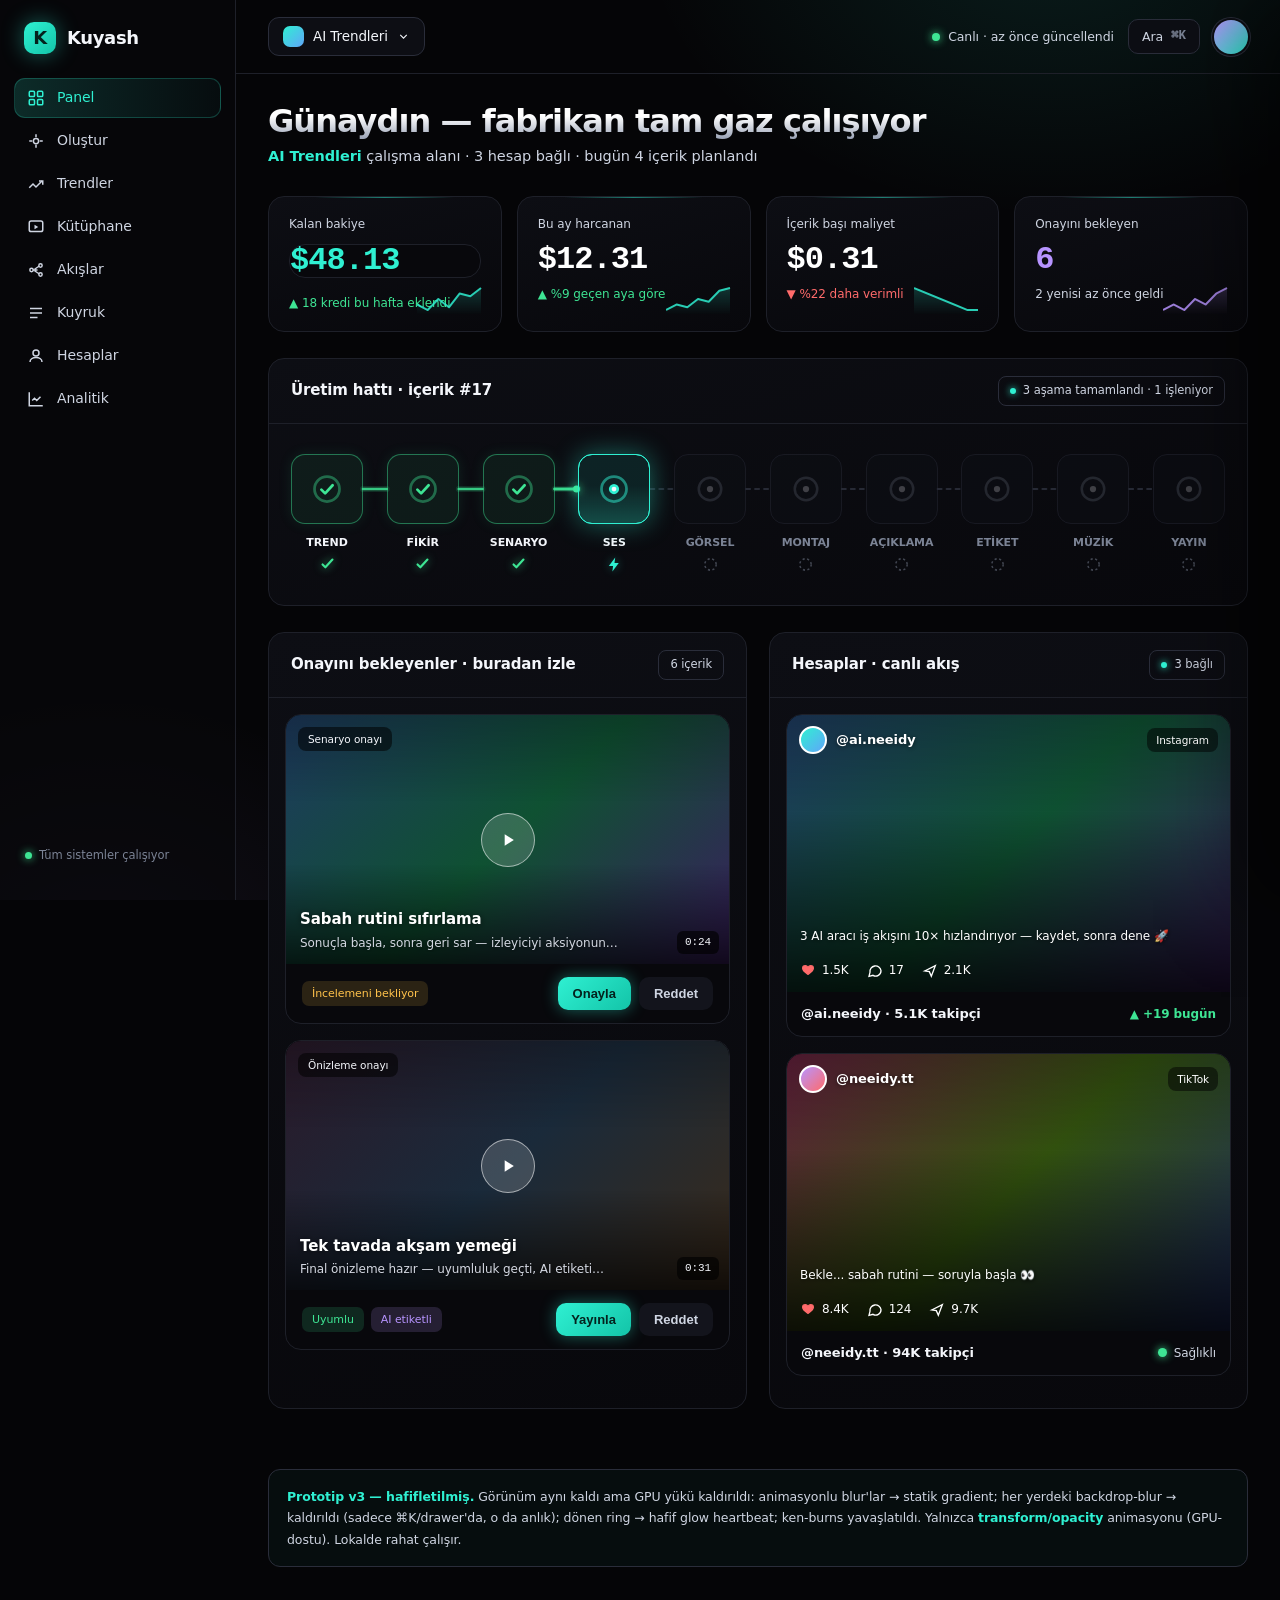
<file: .claude/docs/design/prototype-v3.html>
<!DOCTYPE html>
<html lang="tr">
<head>
<meta charset="UTF-8">
<meta name="viewport" content="width=device-width, initial-scale=1.0">
<title>Kuyash — Prototip v3 (hafif)</title>
<style>
:root{
  --bg:#050507; --bg2:#08080c; --s1:#0d0e14; --s2:#13141c; --s3:#1c1e28;
  --line:#1e2029; --line2:#2a2d3a;
  --txt:#f4f6fb; --txt-soft:#cfd5e2; --meta:#7b8395;
  --acc:#2ff0d2; --acc2:#13c4a8; --glow:rgba(47,240,210,.4);
  --violet:#b794ff; --ok:#3ee594; --warn:#ffc24b; --danger:#ff6b6b; --ai:#b794ff;
  --r:16px; --r2:11px;
  --e:cubic-bezier(.22,1,.36,1); --spring:cubic-bezier(.34,1.56,.64,1);
}
*{margin:0;padding:0;box-sizing:border-box}
@media (prefers-reduced-motion:reduce){*{animation:none!important;transition:none!important}}
html{scroll-behavior:smooth}
/* STATIC ambient gradient — painted once, zero animation, zero GPU cost */
body{
  background:
    radial-gradient(680px 480px at 82% -8%,rgba(47,240,210,.10),transparent 60%),
    radial-gradient(560px 460px at 8% 108%,rgba(183,148,255,.08),transparent 60%),
    var(--bg);
  background-attachment:fixed;
  color:var(--txt);font:14.5px/1.55 'Inter',-apple-system,'Segoe UI',system-ui,sans-serif;
  -webkit-font-smoothing:antialiased;overflow-x:hidden;letter-spacing:-.005em;
}
.mono{font-family:ui-monospace,'SF Mono','JetBrains Mono',monospace;font-variant-numeric:tabular-nums}
.app{display:flex;min-height:100vh}
/* SIDEBAR — solid, no backdrop-filter */
.side{width:236px;flex-shrink:0;padding:22px 14px;border-right:1px solid var(--line);position:sticky;top:0;height:100vh;display:flex;flex-direction:column;background:rgba(8,8,12,.65)}
.brand{display:flex;align-items:center;gap:11px;padding:0 10px 24px;font-weight:700;font-size:18px;letter-spacing:-.02em}
.brand .logo{width:32px;height:32px;border-radius:10px;background:linear-gradient(135deg,var(--acc),var(--acc2));display:grid;place-items:center;color:#04221d;font-weight:800;box-shadow:0 0 22px var(--glow)}
.nav{position:relative;display:flex;flex-direction:column;gap:3px}
.nav .pill{position:absolute;left:0;width:100%;height:40px;border-radius:11px;background:linear-gradient(90deg,rgba(47,240,210,.16),rgba(47,240,210,.03));border:1px solid rgba(47,240,210,.22);transition:transform .3s var(--spring);z-index:0}
.nav a{position:relative;z-index:1;display:flex;align-items:center;gap:12px;padding:0 13px;height:40px;border-radius:11px;color:var(--txt-soft);text-decoration:none;font-size:14px;font-weight:500;transition:color .18s,transform .18s var(--e);cursor:pointer}
.nav a:hover{color:#fff;transform:translateX(3px)}
.nav a.on{color:var(--acc)}
.nav a svg{width:18px;height:18px;flex-shrink:0}
.side-foot{margin-top:auto;padding:13px 11px;color:var(--meta);font-size:11.5px}
.side-foot .dot{display:inline-block;width:7px;height:7px;border-radius:50%;background:var(--ok);margin-right:7px;box-shadow:0 0 8px var(--ok)}
.main{flex:1;min-width:0;display:flex;flex-direction:column}
.top{display:flex;align-items:center;gap:14px;padding:17px 32px;border-bottom:1px solid var(--line)}
.ws{display:flex;align-items:center;gap:9px;padding:8px 14px;border:1px solid var(--line2);border-radius:11px;font-size:13.5px;font-weight:500;background:var(--s1);cursor:pointer;transition:border-color .18s}
.ws:hover{border-color:var(--acc2)}
.ws .av{width:21px;height:21px;border-radius:7px;background:linear-gradient(135deg,#2ff0d2,#60a5fa)}
.top .sp{flex:1}
.kbd{padding:7px 13px;border:1px solid var(--line2);border-radius:10px;font-size:12.5px;color:var(--txt-soft);background:var(--s1);cursor:pointer;display:flex;gap:8px;align-items:center;transition:.16s}
.kbd:hover{border-color:var(--acc2);color:#fff}
.kbd b{font-family:monospace;color:var(--meta)}
.live{display:flex;align-items:center;gap:8px;font-size:12.5px;color:var(--txt-soft)}
/* single cheap heartbeat via opacity (compositor) */
.live .ld{width:8px;height:8px;border-radius:50%;background:var(--ok);box-shadow:0 0 8px var(--ok);animation:hb 2.4s ease-in-out infinite}
@keyframes hb{0%,100%{opacity:1}50%{opacity:.45}}
.uav{width:34px;height:34px;border-radius:50%;background:linear-gradient(135deg,#b794ff,#2ff0d2);cursor:pointer;box-shadow:0 0 0 2px var(--s1),0 0 0 3px var(--line2)}
.wrap{padding:30px 32px 70px;max-width:1300px}
.h1{font-size:32px;font-weight:700;letter-spacing:-.03em;line-height:1.1;margin-bottom:6px;background:linear-gradient(180deg,#fff 35%,#9aa3b6);-webkit-background-clip:text;background-clip:text;-webkit-text-fill-color:transparent}
.sub{color:var(--txt-soft);font-size:14.5px;margin-bottom:28px}
.sub b{color:var(--acc);font-weight:600}
.kpis{display:grid;grid-template-columns:repeat(4,1fr);gap:15px;margin-bottom:26px}
.kpi{background:linear-gradient(165deg,var(--s1),var(--bg2));border:1px solid var(--line);border-radius:var(--r);padding:18px 20px;position:relative;overflow:hidden;transition:transform .28s var(--spring),border-color .28s}
.kpi:hover{transform:translateY(-3px);border-color:var(--line2)}
.kpi::before{content:"";position:absolute;top:0;left:20%;right:20%;height:1px;background:linear-gradient(90deg,transparent,var(--acc),transparent);opacity:.5}
.kpi .kl{font-size:12px;color:var(--txt-soft);font-weight:500;margin-bottom:11px}
.kpi .kv{font-size:32px;font-weight:700;letter-spacing:-.03em;line-height:1;color:#fff}
.kpi .kv.acc{color:var(--acc)} .kpi .kv.violet{color:var(--violet)}
.kpi .delta{font-size:12px;font-weight:500;margin-top:9px;display:flex;align-items:center;gap:5px}
.kpi .delta.up{color:var(--ok)} .kpi .delta.dn{color:var(--danger)} .kpi .delta.n{color:var(--txt-soft)}
.spark{position:absolute;right:16px;bottom:16px;width:68px;height:30px;opacity:.85}
.card{background:linear-gradient(165deg,var(--s1),var(--bg2));border:1px solid var(--line);border-radius:var(--r);margin-bottom:26px;overflow:hidden}
.card-h{display:flex;align-items:center;justify-content:space-between;padding:17px 22px;border-bottom:1px solid var(--line)}
.card-h h2{font-size:15px;font-weight:600;letter-spacing:-.01em}
.card-h .tag{font-size:11.5px;color:var(--txt-soft);padding:5px 11px;border:1px solid var(--line2);border-radius:8px;display:flex;align-items:center;gap:7px}
.card-h .tag .sp2{width:6px;height:6px;border-radius:50%;background:var(--acc);box-shadow:0 0 7px var(--acc);animation:hb 2.4s ease-in-out infinite}
.flow{padding:30px 22px 26px;position:relative}
.flow svg.conns{position:absolute;inset:30px 22px auto;width:calc(100% - 44px);height:78px;pointer-events:none;overflow:visible}
.nodes{display:flex;justify-content:space-between;position:relative;z-index:2}
.node{width:72px;flex:none;text-align:center;cursor:pointer}
.node:hover .chip{border-color:var(--acc2);transform:translateY(-2px)}
.node .chip{height:70px;border-radius:14px;border:1px solid var(--line2);background:rgba(19,20,28,.7);display:grid;place-items:center;position:relative;transition:.3s var(--e);margin-bottom:10px}
.node .ico{width:30px;height:30px}
.node.done .chip{border-color:rgba(62,229,148,.45);background:rgba(62,229,148,.07);box-shadow:0 0 14px rgba(62,229,148,.1)}
.node.done .ico circle{stroke:var(--ok)} .node.done .ico path{stroke:var(--ok)}
/* active = static glow + gentle opacity heartbeat (NO spin, NO blur) */
.node.active .chip{border-color:var(--acc);background:rgba(47,240,210,.1);box-shadow:0 0 26px var(--glow)}
.node.active .chip::after{content:"";position:absolute;inset:-1px;border-radius:14px;border:1px solid var(--acc);animation:hb 2s ease-in-out infinite}
/* aktif kutu "doluyor" — alttan yükselen teal fill, sadece opacity nabzı (GPU-dostu) */
.node.active .chip::before{content:"";position:absolute;left:0;right:0;bottom:0;height:100%;border-radius:14px;background:linear-gradient(180deg,transparent 45%,rgba(47,240,210,.2));animation:hb 2s ease-in-out infinite;pointer-events:none}
.node.active .ico circle{stroke:var(--acc)}
.node.wait .chip{opacity:.45}
.node.wait .ico{stroke:var(--meta)}
.node .nm{font-size:11px;font-weight:600;color:var(--txt);white-space:nowrap}
.node.wait .nm{color:var(--meta)}
.node .stt{margin-top:5px;display:inline-flex;align-items:center;justify-content:center}
.node .si{width:17px;height:17px}
.node.done .si{color:var(--ok);filter:drop-shadow(0 0 4px rgba(62,229,148,.7))}
.node.active .si{color:var(--acc);filter:drop-shadow(0 0 5px var(--glow));animation:hb 1.5s ease-in-out infinite}
.node.wait .si{color:var(--meta);opacity:.5}
.flow-dot{fill:#3ee594;filter:drop-shadow(0 0 4px rgba(62,229,148,.9))}
.cols{display:grid;grid-template-columns:1fr 1fr;gap:22px}
@media(max-width:1080px){.cols{grid-template-columns:1fr}.kpis{grid-template-columns:repeat(2,1fr)}}
.appr{padding:16px}
.acard{border:1px solid var(--line);border-radius:var(--r);overflow:hidden;margin-bottom:16px;background:var(--bg2);transition:border-color .25s}
.acard:hover{border-color:var(--line2)}
.aplayer{position:relative;aspect-ratio:16/9;background:#000;overflow:hidden;cursor:pointer}
/* video: gentle slow ken-burns, transform-only (compositor) */
.aplayer .vid,.acc-vid .v{position:absolute;inset:0;background-size:cover;will-change:transform;animation:kb 18s ease-in-out infinite alternate}
@keyframes kb{0%{transform:scale(1.05)}100%{transform:scale(1.12)}}
.aplayer .scrim{position:absolute;inset:0;background:linear-gradient(180deg,rgba(0,0,0,.25),transparent 35%,transparent 60%,rgba(0,0,0,.7))}
.aplayer .play{position:absolute;inset:0;margin:auto;width:54px;height:54px;border-radius:50%;background:rgba(255,255,255,.16);border:1.5px solid rgba(255,255,255,.55);display:grid;place-items:center;transition:.25s var(--spring)}
.aplayer:hover .play{transform:scale(1.12);background:rgba(47,240,210,.25);border-color:var(--acc)}
/* inline oynatma: play → kart içinde oynat (yan pencere açmaz) */
.aplayer.playing .play{opacity:0;transform:scale(.6);pointer-events:none;transition:.3s var(--e)}
.aplayer .prog{position:absolute;left:0;bottom:0;height:3px;width:100%;transform:scaleX(0);transform-origin:left;background:linear-gradient(90deg,var(--acc2),var(--acc));box-shadow:0 0 10px var(--glow);z-index:4}
.aplayer.playing .prog{animation:prog 24s linear forwards}
@keyframes prog{to{transform:scaleX(1)}}
.aplayer .npill{position:absolute;left:12px;top:12px;display:none;align-items:center;gap:6px;font-size:10.5px;font-weight:600;color:#04221d;background:var(--acc);padding:4px 9px;border-radius:8px;z-index:4;box-shadow:0 0 12px var(--glow)}
.aplayer.playing .npill{display:inline-flex}
.aplayer.playing .top-tag{display:none}
.aplayer .dur{position:absolute;right:10px;bottom:10px;font-size:11px;background:rgba(0,0,0,.65);padding:3px 8px;border-radius:6px}
.aplayer .top-tag{position:absolute;left:12px;top:12px;font-size:10.5px;padding:4px 10px;border-radius:8px;background:rgba(0,0,0,.55);font-weight:500}
.aplayer .ttl{position:absolute;left:14px;bottom:12px;right:90px}
.aplayer .ttl .t{font-size:15px;font-weight:600;color:#fff;text-shadow:0 1px 6px rgba(0,0,0,.6)}
.aplayer .ttl .d{font-size:12px;color:#d4d8e2;margin-top:2px;display:-webkit-box;-webkit-line-clamp:1;-webkit-box-orient:vertical;overflow:hidden;text-shadow:0 1px 4px rgba(0,0,0,.7)}
.abar{display:flex;align-items:center;justify-content:space-between;padding:13px 16px;gap:12px}
.abar .meta{display:flex;gap:7px;flex-wrap:wrap}
.pillb{font-size:11px;padding:4px 10px;border-radius:7px;font-weight:500}
.pillb.warn{background:rgba(255,194,75,.14);color:var(--warn)}
.pillb.ai{background:rgba(183,148,255,.16);color:var(--ai)}
.pillb.ok{background:rgba(62,229,148,.14);color:var(--ok)}
.acts{display:flex;gap:8px;flex-shrink:0}
.btn{padding:9px 15px;border-radius:10px;border:none;font-size:13px;font-weight:600;cursor:pointer;transition:.18s var(--e);white-space:nowrap}
.btn.pri{background:linear-gradient(135deg,var(--acc),var(--acc2));color:#04221d;box-shadow:0 0 16px var(--glow)}
.btn.pri:hover{transform:translateY(-1px)}
.btn.gh{background:var(--s2);color:var(--txt-soft)}
.btn.gh:hover{background:var(--s3);color:#fff}
.acc{border:1px solid var(--line);border-radius:var(--r);overflow:hidden;margin-bottom:16px;background:var(--bg2);transition:border-color .25s}
.acc:hover{border-color:var(--line2)}
.acc-vid{aspect-ratio:16/10;position:relative;overflow:hidden;background:#000}
.acc-vid .v{animation:kb 22s ease-in-out infinite alternate}
.acc-vid .ov{position:absolute;inset:0;background:linear-gradient(180deg,rgba(0,0,0,.2),transparent 35%,rgba(0,0,0,.78))}
.acc-vid .hd{position:absolute;top:11px;left:12px;right:12px;display:flex;align-items:center;gap:9px}
.acc-vid .pf{width:28px;height:28px;border-radius:50%;border:2px solid #fff;background-size:cover}
.acc-vid .hn{font-size:13px;font-weight:600;color:#fff;text-shadow:0 1px 5px rgba(0,0,0,.6)}
.acc-vid .plt{margin-left:auto;font-size:10.5px;background:rgba(0,0,0,.5);padding:4px 9px;border-radius:8px;color:#fff;font-weight:500}
.acc-vid .cap{position:absolute;left:13px;right:13px;bottom:46px;font-size:12px;color:#fff;text-shadow:0 1px 5px rgba(0,0,0,.75);display:-webkit-box;-webkit-line-clamp:2;-webkit-box-orient:vertical;overflow:hidden}
.eng{position:absolute;left:13px;right:13px;bottom:12px;display:flex;gap:18px;align-items:center}
.eng .e{display:flex;align-items:center;gap:6px;font-size:12px;font-weight:500;color:#fff;text-shadow:0 1px 4px rgba(0,0,0,.6)}
.eng .e svg{width:16px;height:16px}
.eng .e.heart svg{fill:var(--danger);stroke:var(--danger)}
.acc-foot{display:flex;align-items:center;justify-content:space-between;padding:12px 14px}
.acc-foot .who{font-size:13px;font-weight:600}
.acc-foot .grow{font-size:12px;font-weight:600;color:var(--ok);display:flex;align-items:center;gap:5px}
.health{display:flex;align-items:center;gap:7px;font-size:12px;color:var(--txt-soft)}
.health .hr{width:9px;height:9px;border-radius:50%;background:var(--ok);box-shadow:0 0 9px var(--ok)}
/* command palette — backdrop-filter only here (on-demand, brief) */
.cmdk{position:fixed;inset:0;z-index:50;display:none;align-items:flex-start;justify-content:center;padding-top:13vh;background:rgba(3,3,6,.72)}
.cmdk.on{display:flex;animation:fade .2s var(--e)}
@keyframes fade{from{opacity:0}to{opacity:1}}
.cmdbox{width:580px;max-width:90vw;background:rgba(17,18,25,.97);border:1px solid var(--line2);border-radius:18px;box-shadow:0 30px 80px rgba(0,0,0,.6),0 0 0 1px rgba(47,240,210,.1);overflow:hidden;animation:pop .24s var(--spring)}
@keyframes pop{from{opacity:0;transform:translateY(-12px) scale(.97)}to{opacity:1;transform:none}}
.cmdbox input{width:100%;background:transparent;border:none;padding:19px 22px;color:#fff;font-size:16px;outline:none;border-bottom:1px solid var(--line)}
.cmdbox input::placeholder{color:var(--meta)}
.cmditem{display:flex;align-items:center;gap:13px;padding:13px 22px;color:var(--txt-soft);font-size:14px;cursor:pointer;transition:.12s}
.cmditem:hover,.cmditem.sel{background:rgba(47,240,210,.1);color:#fff}
.cmditem svg{width:17px;height:17px;opacity:.8}
.cmditem .k{margin-left:auto;font-size:11px;color:var(--meta);font-family:monospace;border:1px solid var(--line2);border-radius:5px;padding:1px 6px}
.drawer{position:fixed;top:0;right:0;bottom:0;width:460px;max-width:92vw;z-index:45;background:rgba(13,14,20,.98);border-left:1px solid var(--line2);box-shadow:-30px 0 80px rgba(0,0,0,.5);transform:translateX(100%);transition:transform .4s var(--spring)}
.drawer.on{transform:none}
.drawer-h{display:flex;align-items:center;justify-content:space-between;padding:22px;border-bottom:1px solid var(--line)}
.drawer-h h3{font-size:17px;font-weight:600}
.drawer-h .x{cursor:pointer;color:var(--meta);width:30px;height:30px;display:grid;place-items:center;border-radius:9px;transition:.15s}
.drawer-h .x:hover{background:var(--s2);color:#fff}
.drawer-b{padding:22px;overflow-y:auto;height:calc(100% - 73px)}
.score{font-size:48px;font-weight:700;color:var(--acc);letter-spacing:-.03em}
.bar{height:7px;border-radius:4px;background:var(--s3);overflow:hidden;margin:6px 0}
.bar i{display:block;height:100%;background:linear-gradient(90deg,var(--acc2),var(--acc));border-radius:4px;width:0;transition:width 1s var(--e)}
.tl{display:flex;gap:11px;align-items:center;padding:9px 0;font-size:13px}
.tl .d{width:10px;height:10px;border-radius:50%;background:var(--ok);box-shadow:0 0 8px var(--ok)}
.tl .d.w{background:var(--s3);box-shadow:none}
.note{margin-top:34px;padding:16px 18px;border:1px solid var(--line2);border-radius:12px;background:rgba(47,240,210,.03);color:var(--txt-soft);font-size:12.5px;line-height:1.7}
.note b{color:var(--acc)}
.nodestat{display:inline-flex;align-items:center;gap:8px;padding:7px 13px;border-radius:10px;font-size:13px;font-weight:600;margin-bottom:18px}
.nodestat .si{width:16px;height:16px}
.nodestat.done{background:rgba(62,229,148,.14);color:var(--ok)}
.nodestat.active{background:rgba(47,240,210,.12);color:var(--acc)}
.nodestat.wait{background:var(--s2);color:var(--meta)}
.drawer-b p.desc{color:var(--txt-soft);font-size:14px;line-height:1.7;margin-bottom:22px}
.reveal{opacity:0;transform:translateY(14px)}
.reveal.in{opacity:1;transform:none;transition:opacity .55s var(--e),transform .55s var(--e)}
</style>
</head>
<body>
<div class="app">
  <aside class="side">
    <div class="brand"><span class="logo">K</span> Kuyash</div>
    <nav class="nav" id="nav">
      <div class="pill" id="pill"></div>
      <a class="on"><svg viewBox="0 0 24 24" fill="none" stroke="currentColor" stroke-width="2"><rect x="3" y="3" width="7" height="7" rx="1.5"/><rect x="14" y="3" width="7" height="7" rx="1.5"/><rect x="3" y="14" width="7" height="7" rx="1.5"/><rect x="14" y="14" width="7" height="7" rx="1.5"/></svg> Panel</a>
      <a><svg viewBox="0 0 24 24" fill="none" stroke="currentColor" stroke-width="2"><path d="M12 3v4M12 17v4M3 12h4M17 12h4"/><circle cx="12" cy="12" r="3.5"/></svg> Oluştur</a>
      <a><svg viewBox="0 0 24 24" fill="none" stroke="currentColor" stroke-width="2"><path d="M3 17l5-5 4 4 8-8"/><path d="M16 8h5v5"/></svg> Trendler</a>
      <a><svg viewBox="0 0 24 24" fill="none" stroke="currentColor" stroke-width="2"><rect x="3" y="4" width="18" height="14" rx="2.5"/><path d="M10 9l5 3-5 3z" fill="currentColor" stroke="none"/></svg> Kütüphane</a>
      <a><svg viewBox="0 0 24 24" fill="none" stroke="currentColor" stroke-width="2"><circle cx="6" cy="12" r="2.2"/><circle cx="18" cy="6" r="2.2"/><circle cx="18" cy="18" r="2.2"/><path d="M8 12h6M16 7l-6 4M16 17l-6-4"/></svg> Akışlar</a>
      <a><svg viewBox="0 0 24 24" fill="none" stroke="currentColor" stroke-width="2"><path d="M4 6h16M4 12h16M4 18h10"/></svg> Kuyruk</a>
      <a><svg viewBox="0 0 24 24" fill="none" stroke="currentColor" stroke-width="2"><circle cx="12" cy="8" r="4"/><path d="M4 20c0-4 4-6 8-6s8 2 8 6"/></svg> Hesaplar</a>
      <a><svg viewBox="0 0 24 24" fill="none" stroke="currentColor" stroke-width="2"><path d="M3 3v18h18"/><path d="M7 14l3-3 3 3 5-5"/></svg> Analitik</a>
    </nav>
    <div class="side-foot"><span class="dot"></span>Tüm sistemler çalışıyor</div>
  </aside>
  <div class="main">
    <div class="top">
      <div class="ws"><span class="av"></span> AI Trendleri <svg width="13" height="13" viewBox="0 0 24 24" fill="none" stroke="currentColor" stroke-width="2"><path d="M6 9l6 6 6-6"/></svg></div>
      <div class="sp"></div>
      <div class="live"><span class="ld"></span> Canlı · az önce güncellendi</div>
      <div class="kbd" onclick="openCmd()">Ara <b>⌘K</b></div>
      <div class="uav"></div>
    </div>
    <div class="wrap">
      <div class="h1">Günaydın — fabrikan tam gaz çalışıyor</div>
      <div class="sub"><b>AI Trendleri</b> çalışma alanı · 3 hesap bağlı · bugün 4 içerik planlandı</div>
      <div class="kpis">
        <div class="kpi reveal"><div class="kl">Kalan bakiye</div><div class="kv acc mono">$<span class="ct" data-to="48.5" data-dec="2">0</span></div><div class="delta up">▲ 18 kredi bu hafta eklendi</div><canvas class="spark" data-d="20,18,22,19,24,23,26"></canvas></div>
        <div class="kpi reveal"><div class="kl">Bu ay harcanan</div><div class="kv mono">$<span class="ct" data-to="12.4" data-dec="2">0</span></div><div class="delta up">▲ %9 geçen aya göre</div><canvas class="spark" data-d="4,6,5,8,7,11,12"></canvas></div>
        <div class="kpi reveal"><div class="kl">İçerik başı maliyet</div><div class="kv mono">$<span class="ct" data-to="0.31" data-dec="2">0</span></div><div class="delta dn">▼ %22 daha verimli</div><canvas class="spark" data-d="8,7,6,5,4,3,3"></canvas></div>
        <div class="kpi reveal"><div class="kl">Onayını bekleyen</div><div class="kv violet mono"><span class="ct" data-to="6">0</span></div><div class="delta n">2 yenisi az önce geldi</div><canvas class="spark" data-d="2,3,2,4,3,5,6" data-c="violet"></canvas></div>
      </div>
      <div class="card reveal">
        <div class="card-h"><h2>Üretim hattı · içerik #17</h2><span class="tag"><span class="sp2"></span>3 aşama tamamlandı · 1 işleniyor</span></div>
        <div class="flow">
          <svg class="conns" id="conns" preserveAspectRatio="none"></svg>
          <div class="nodes" id="nodes"></div>
        </div>
      </div>
      <div class="cols">
        <div class="card reveal">
          <div class="card-h"><h2>Onayını bekleyenler · buradan izle</h2><span class="tag">6 içerik</span></div>
          <div class="appr">
            <div class="acard">
              <div class="aplayer">
                <div class="vid" style="background-image:linear-gradient(135deg,#1e3a5f,#0f5132,#3a1e5f)"></div>
                <div class="scrim"></div>
                <span class="top-tag">Senaryo onayı</span>
                <div class="play"><svg width="20" height="20" viewBox="0 0 24 24" fill="#fff"><path d="M8 5v14l11-7z"/></svg></div>
                <span class="dur mono">0:24</span>
                <div class="ttl"><div class="t">Sabah rutini sıfırlama</div><div class="d">Sonuçla başla, sonra geri sar — izleyiciyi aksiyonun ortasına düşür.</div></div>
              </div>
              <div class="abar"><div class="meta"><span class="pillb warn">İncelemeni bekliyor</span></div><div class="acts"><button class="btn pri">Onayla</button><button class="btn gh">Reddet</button></div></div>
            </div>
            <div class="acard">
              <div class="aplayer">
                <div class="vid" style="background-image:linear-gradient(135deg,#2a1a2a,#1a2a3a,#3a2a1a)"></div>
                <div class="scrim"></div>
                <span class="top-tag">Önizleme onayı</span>
                <div class="play"><svg width="20" height="20" viewBox="0 0 24 24" fill="#fff"><path d="M8 5v14l11-7z"/></svg></div>
                <span class="dur mono">0:31</span>
                <div class="ttl"><div class="t">Tek tavada akşam yemeği</div><div class="d">Final önizleme hazır — uyumluluk geçti, AI etiketi eklendi.</div></div>
              </div>
              <div class="abar"><div class="meta"><span class="pillb ok">Uyumlu</span><span class="pillb ai">AI etiketli</span></div><div class="acts"><button class="btn pri">Yayınla</button><button class="btn gh">Reddet</button></div></div>
            </div>
          </div>
        </div>
        <div class="card reveal">
          <div class="card-h"><h2>Hesaplar · canlı akış</h2><span class="tag"><span class="sp2"></span>3 bağlı</span></div>
          <div class="appr">
            <div class="acc">
              <div class="acc-vid">
                <div class="v" style="background-image:linear-gradient(135deg,#1e3a5f,#0f5132,#3a1e5f)"></div>
                <div class="ov"></div>
                <div class="hd"><span class="pf" style="background-image:linear-gradient(135deg,#2ff0d2,#60a5fa)"></span><span class="hn">@ai.neeidy</span><span class="plt">Instagram</span></div>
                <div class="cap">3 AI aracı iş akışını 10× hızlandırıyor — kaydet, sonra dene 🚀</div>
                <div class="eng">
                  <span class="e heart"><svg viewBox="0 0 24 24" fill="none" stroke="currentColor" stroke-width="2"><path d="M20 8c0-2.5-2-4-4-4-1.5 0-3 1-4 2.5C11 5 9.5 4 8 4 6 4 4 5.5 4 8c0 4 8 9 8 9s8-5 8-9z"/></svg> 1.5K</span>
                  <span class="e"><svg viewBox="0 0 24 24" fill="none" stroke="#fff" stroke-width="2"><path d="M21 11.5a8 8 0 01-12 7L3 20l1.5-6A8 8 0 1121 11.5z"/></svg> 17</span>
                  <span class="e"><svg viewBox="0 0 24 24" fill="none" stroke="#fff" stroke-width="2"><path d="M4 12l16-8-6 16-3-7-7-1z"/></svg> 2.1K</span>
                </div>
              </div>
              <div class="acc-foot"><span class="who">@ai.neeidy · 5.1K takipçi</span><span class="grow">▲ +19 bugün</span></div>
            </div>
            <div class="acc">
              <div class="acc-vid">
                <div class="v" style="background-image:linear-gradient(135deg,#5f1e3a,#32510f,#1e2a5f)"></div>
                <div class="ov"></div>
                <div class="hd"><span class="pf" style="background-image:linear-gradient(135deg,#b794ff,#ff6b6b)"></span><span class="hn">@neeidy.tt</span><span class="plt">TikTok</span></div>
                <div class="cap">Bekle... sabah rutini — soruyla başla 👀</div>
                <div class="eng">
                  <span class="e heart"><svg viewBox="0 0 24 24" fill="none" stroke="currentColor" stroke-width="2"><path d="M20 8c0-2.5-2-4-4-4-1.5 0-3 1-4 2.5C11 5 9.5 4 8 4 6 4 4 5.5 4 8c0 4 8 9 8 9s8-5 8-9z"/></svg> 8.4K</span>
                  <span class="e"><svg viewBox="0 0 24 24" fill="none" stroke="#fff" stroke-width="2"><path d="M21 11.5a8 8 0 01-12 7L3 20l1.5-6A8 8 0 1121 11.5z"/></svg> 124</span>
                  <span class="e"><svg viewBox="0 0 24 24" fill="none" stroke="#fff" stroke-width="2"><path d="M4 12l16-8-6 16-3-7-7-1z"/></svg> 9.7K</span>
                </div>
              </div>
              <div class="acc-foot"><span class="who">@neeidy.tt · 94K takipçi</span><span class="health"><span class="hr"></span> Sağlıklı</span></div>
            </div>
          </div>
        </div>
      </div>
      <div class="note"><b>Prototip v3 — hafifletilmiş.</b> Görünüm aynı kaldı ama GPU yükü kaldırıldı: animasyonlu blur'lar → statik gradient; her yerdeki backdrop-blur → kaldırıldı (sadece ⌘K/drawer'da, o da anlık); dönen ring → hafif glow heartbeat; ken-burns yavaşlatıldı. Yalnızca <b>transform/opacity</b> animasyonu (GPU-dostu). Lokalde rahat çalışır.</div>
    </div>
  </div>
</div>
<div class="cmdk" id="cmdk" onclick="if(event.target.id==='cmdk')closeCmd()">
  <div class="cmdbox">
    <input placeholder="Ne yapmak istersin?  ('yeni içerik', 'trendler', 'onayla'…)">
    <div class="cmditem sel"><svg viewBox="0 0 24 24" fill="none" stroke="currentColor" stroke-width="2"><path d="M12 5v14M5 12h14"/></svg> Yeni içerik oluştur <span class="k">C</span></div>
    <div class="cmditem"><svg viewBox="0 0 24 24" fill="none" stroke="currentColor" stroke-width="2"><path d="M3 17l5-5 4 4 8-8"/></svg> Trend Radar'ı aç <span class="k">T</span></div>
    <div class="cmditem"><svg viewBox="0 0 24 24" fill="none" stroke="currentColor" stroke-width="2"><path d="M20 6L9 17l-5-5"/></svg> Bekleyen onayları izle <span class="k">A</span></div>
    <div class="cmditem"><svg viewBox="0 0 24 24" fill="none" stroke="currentColor" stroke-width="2"><circle cx="12" cy="8" r="4"/><path d="M4 20c0-4 4-6 8-6s8 2 8 6"/></svg> Hesap bağla <span class="k">H</span></div>
  </div>
</div>
<div class="drawer" id="drawer">
  <div class="drawer-h"><h3 id="drTitle">Sabah rutini sıfırlama</h3><span class="x" onclick="closeDrawer()">✕</span></div>
  <div class="drawer-b" id="drBody">
    <div style="display:flex;align-items:baseline;gap:11px;margin-bottom:6px"><span class="score">94</span><span style="color:var(--meta);font-size:13.5px">/ 100 uygunluk skoru</span></div>
    <div style="margin:16px 0 20px">
      <div style="display:flex;justify-content:space-between;font-size:12.5px;color:var(--txt-soft);margin-bottom:2px"><span>Özgünlük</span><span style="color:#fff;font-weight:600">92</span></div><div class="bar"><i style="width:92%"></i></div>
      <div style="display:flex;justify-content:space-between;font-size:12.5px;color:var(--txt-soft);margin:9px 0 2px"><span>Hook gücü</span><span style="color:#fff;font-weight:600">88</span></div><div class="bar"><i style="width:88%"></i></div>
      <div style="display:flex;justify-content:space-between;font-size:12.5px;color:var(--txt-soft);margin:9px 0 2px"><span>Format uyumu</span><span style="color:#fff;font-weight:600">100</span></div><div class="bar"><i style="width:100%"></i></div>
    </div>
    <div style="font-size:12px;color:var(--meta);font-weight:500;margin-bottom:8px">Durum akışı</div>
    <div class="tl"><span class="d"></span> Trend yakalandı · 09:41</div>
    <div class="tl"><span class="d"></span> Senaryo üretildi · 09:42</div>
    <div class="tl"><span class="d w"></span> Önizleme onayı bekleniyor</div>
    <div class="tl"><span class="d w"></span> Yayın</div>
    <div style="display:flex;gap:10px;margin-top:24px"><button class="btn pri">Onayla &amp; yayınla</button><button class="btn gh">Reddet</button></div>
  </div>
</div>
<script>
const nav=document.getElementById('nav'),pill=document.getElementById('pill'),links=[...nav.querySelectorAll('a')];
function movePill(el){pill.style.transform='translateY('+el.offsetTop+'px)'}
movePill(links[0]);
links.forEach(a=>a.addEventListener('click',()=>{links.forEach(x=>x.classList.remove('on'));a.classList.add('on');movePill(a)}));
const CHECK='<svg class="ico" viewBox="0 0 24 24" fill="none" stroke-width="2.2"><circle cx="12" cy="12" r="10" opacity=".4"/><path d="M7.5 12.5l3 3 6-6.5" stroke-linecap="round" stroke-linejoin="round"/></svg>';
const DOTI='<svg class="ico" viewBox="0 0 24 24" fill="none" stroke-width="2.2"><circle cx="12" cy="12" r="10" opacity=".5"/><circle cx="12" cy="12" r="3" fill="currentColor" stroke="none"/></svg>';
const WAITI='<svg class="ico" viewBox="0 0 24 24" fill="none" stroke="currentColor" stroke-width="2"><circle cx="12" cy="12" r="9" opacity=".5"/><circle cx="12" cy="12" r="2.5" fill="currentColor" stroke="none" opacity=".5"/></svg>';
const NODES=[['TREND','done'],['FİKİR','done'],['SENARYO','done'],['SES','active'],['GÖRSEL','wait'],['MONTAJ','wait'],['AÇIKLAMA','wait'],['ETİKET','wait'],['MÜZİK','wait'],['YAYIN','wait']];
// durum simgeleri (yazı yerine) — done: tik, active: yıldırım, wait: kesik halka
const SICON={
  done:'<svg class="si" viewBox="0 0 24 24" fill="none" stroke="currentColor" stroke-width="3"><path d="M5 12l4 4 10-11" stroke-linecap="round" stroke-linejoin="round"/></svg>',
  active:'<svg class="si" viewBox="0 0 24 24" fill="currentColor" stroke="none"><path d="M13 2L4 14h6l-1 8 9-12h-6z"/></svg>',
  wait:'<svg class="si" viewBox="0 0 24 24" fill="none" stroke="currentColor" stroke-width="2.2"><circle cx="12" cy="12" r="8" stroke-dasharray="3 3.5"/></svg>'
};
const nodesEl=document.getElementById('nodes');
nodesEl.innerHTML=NODES.map(n=>{
  let ic=n[1]==='done'?CHECK:n[1]==='active'?DOTI:WAITI;
  return '<div class="node '+n[1]+'"><div class="chip">'+ic+'</div><div class="nm">'+n[0]+'</div><div class="stt">'+SICON[n[1]]+'</div></div>';
}).join('');
const NS='http://www.w3.org/2000/svg';
const svg=document.getElementById('conns');
const ACTIVE=NODES.findIndex(n=>n[1]==='active'); // aktif aşamanın indeksi
function mkl(x1,y,x2,w,stroke,extra){const l=document.createElementNS(NS,'line');l.setAttribute('x1',x1);l.setAttribute('y1',y);l.setAttribute('x2',x2);l.setAttribute('y2',y);l.setAttribute('stroke',stroke);l.setAttribute('stroke-width',w);l.setAttribute('stroke-linecap','round');if(extra)for(const k in extra)l.setAttribute(k,extra[k]);return l;}
function smil(attr,values,dur){const a=document.createElementNS(NS,'animate');a.setAttribute('attributeName',attr);a.setAttribute('values',values);a.setAttribute('dur',dur);a.setAttribute('repeatCount','indefinite');a.setAttribute('calcMode','spline');a.setAttribute('keyTimes','0;1');a.setAttribute('keySplines','.4 0 .2 1');return a;}
function drawConns(){
  const chips=[...nodesEl.querySelectorAll('.chip')];const box=svg.getBoundingClientRect();svg.innerHTML='';
  for(let i=0;i<chips.length-1;i++){
    const a=chips[i].getBoundingClientRect(),b=chips[i+1].getBoundingClientRect();
    const x1=a.right-box.left,x2=b.left-box.left,y=(a.top+a.bottom)/2-box.top;
    if(i<ACTIVE-1){
      // TAMAMLANAN segment: yumuşak kanal + dolu parlak yeşil çizgi
      svg.appendChild(mkl(x1,y,x2,6,'rgba(62,229,148,.15)'));
      svg.appendChild(mkl(x1,y,x2,2.6,'rgba(62,229,148,.85)'));
    }else if(i===ACTIVE-1){
      // AKTİF aşamaya akan FILL — enerji soldan sağa doluyor, kutuyu besliyor
      svg.appendChild(mkl(x1,y,x2,6,'rgba(62,229,148,.12)'));
      const len=Math.abs(x2-x1);
      const fill=mkl(x1,y,x2,2.8,'rgba(62,229,148,.95)',{'stroke-dasharray':len,'stroke-dashoffset':len});
      fill.appendChild(smil('stroke-dashoffset',len+';0','1.8s'));
      svg.appendChild(fill);
      // dolumun önünde parlayan nokta
      const dot=document.createElementNS(NS,'circle');dot.setAttribute('r','3.5');dot.setAttribute('class','flow-dot');dot.setAttribute('cy',y);dot.setAttribute('cx',x1);
      dot.appendChild(smil('cx',x1+';'+x2,'1.8s'));
      svg.appendChild(dot);
    }else{
      // BEKLEYEN segment: sönük kesik çizgi
      svg.appendChild(mkl(x1,y,x2,2,'rgba(42,45,58,.9)',{'stroke-dasharray':'4 5'}));
    }
  }
}
setTimeout(drawConns,140);window.addEventListener('resize',drawConns);
function countUp(el){const to=+el.dataset.to,dec=+(el.dataset.dec||0);let s=null;
  function f(t){if(!s)s=t;const p=Math.min((t-s)/1100,1);const e=1-Math.pow(1-p,3);el.textContent=(to*e).toFixed(dec);if(p<1)requestAnimationFrame(f)}requestAnimationFrame(f)}
setTimeout(()=>document.querySelectorAll('.ct').forEach(countUp),350);
document.querySelectorAll('.spark').forEach(c=>{const d=c.dataset.d.split(',').map(Number);c.width=136;c.height=60;const ctx=c.getContext('2d');const mn=Math.min(...d),mx=Math.max(...d);const col=c.dataset.c==='violet'?'#b794ff':'#2ff0d2';
  ctx.scale(2,2);ctx.beginPath();d.forEach((v,i)=>{const x=i/(d.length-1)*64,y=28-((v-mn)/(mx-mn||1))*22-3;i?ctx.lineTo(x,y):ctx.moveTo(x,y)});
  ctx.strokeStyle=col;ctx.lineWidth=2;ctx.lineJoin='round';ctx.stroke();
  const g=ctx.createLinearGradient(0,0,0,30);g.addColorStop(0,col+'40');g.addColorStop(1,col+'00');
  ctx.lineTo(64,30);ctx.lineTo(0,30);ctx.closePath();ctx.fillStyle=g;ctx.fill();});
const io=new IntersectionObserver(es=>es.forEach(e=>{if(e.isIntersecting){e.target.classList.add('in');io.unobserve(e.target)}}),{threshold:.12});
document.querySelectorAll('.reveal').forEach((el,i)=>{el.style.transitionDelay=(i*55)+'ms';io.observe(el)});
function openCmd(){document.getElementById('cmdk').classList.add('on');setTimeout(()=>{const i=document.querySelector('.cmdbox input');if(i)i.focus()},50)}
function closeCmd(){document.getElementById('cmdk').classList.remove('on')}
function showDrawer(){document.getElementById('drawer').classList.add('on')}
function closeDrawer(){document.getElementById('drawer').classList.remove('on')}
// pipeline kutusuna tıkla → yan detay paneli (teknik detay YOK, sade dil)
const NDESC={
 'TREND':'Senin niş\'inde yükselen konuları izler ve en güçlü fırsatı seçer.',
 'FİKİR':'Seçilen trendi somut, çekilebilir bir içerik fikrine dönüştürür.',
 'SENARYO':'Fikri 15–45 saniyelik akıcı bir kurguya yazar; ilk saniyeyi güçlü tutar.',
 'SES':'Senaryoyu doğal bir anlatıma dönüştürür.',
 'GÖRSEL':'Sahnelere uygun görselleri toplar ve hazırlar.',
 'MONTAJ':'Görsel ve sesi tek bir dikey videoda birleştirir.',
 'AÇIKLAMA':'Her platforma uygun açıklama metnini yazar.',
 'ETİKET':'İçeriğe en uygun etiketleri seçer.',
 'MÜZİK':'İçeriğin tonuna uygun müzik atmosferi önerir.',
 'YAYIN':'Senin onayından sonra içeriği bağlı hesaplara gönderir.'
};
const SLABEL={done:'Tamamlandı',active:'Şu an işleniyor',wait:'Sırada bekliyor'};
function openNodeDrawer(name,status){
  document.getElementById('drTitle').textContent=name.charAt(0)+name.slice(1).toLocaleLowerCase('tr')+' aşaması';
  const steps=['Gelen','İşlem','Çıktı'];
  let tl='';steps.forEach((s,i)=>{const filled=status==='done'||(status==='active'&&i===0);tl+='<div class="tl"><span class="d'+(filled?'':' w')+'"></span> '+s+'</div>';});
  const noteTxt=status==='active'?'Şu an üzerinde çalışılıyor; bittiğinde bir sonraki aşamaya geçer.':status==='done'?'Tamamlandı, çıktısı bir sonraki aşamaya aktarıldı.':'Önceki aşamalar bitince sırası gelecek.';
  document.getElementById('drBody').innerHTML=
    '<span class="nodestat '+status+'">'+SICON[status]+' '+SLABEL[status]+'</span>'+
    '<p class="desc">'+NDESC[name]+'</p>'+
    '<div style="font-size:12px;color:var(--meta);font-weight:500;margin-bottom:6px">Akış</div>'+tl+
    '<div class="note">Bu aşama otomatik çalışır. '+noteTxt+'</div>';
  showDrawer();
}
document.querySelectorAll('#nodes .node').forEach((el,i)=>el.addEventListener('click',()=>openNodeDrawer(NODES[i][0],NODES[i][1])));
// onay kartı: play → kart İÇİNDE oynat (yan pencere AÇMAZ)
document.querySelectorAll('.aplayer').forEach(p=>{
  const bar=document.createElement('div');bar.className='prog';p.appendChild(bar);
  const pill=document.createElement('span');pill.className='npill';pill.innerHTML='<svg width="9" height="9" viewBox="0 0 24 24" fill="currentColor"><rect x="6" y="5" width="4" height="14"/><rect x="14" y="5" width="4" height="14"/></svg> Oynuyor';p.appendChild(pill);
  p.addEventListener('click',()=>{const on=p.classList.toggle('playing');bar.style.animation='none';if(on){void bar.offsetWidth;bar.style.animation=''}});
});
document.addEventListener('keydown',e=>{if((e.metaKey||e.ctrlKey)&&e.key==='k'){e.preventDefault();openCmd()}if(e.key==='Escape'){closeCmd();closeDrawer()}});
</script>
</body>
</html>
</file>
